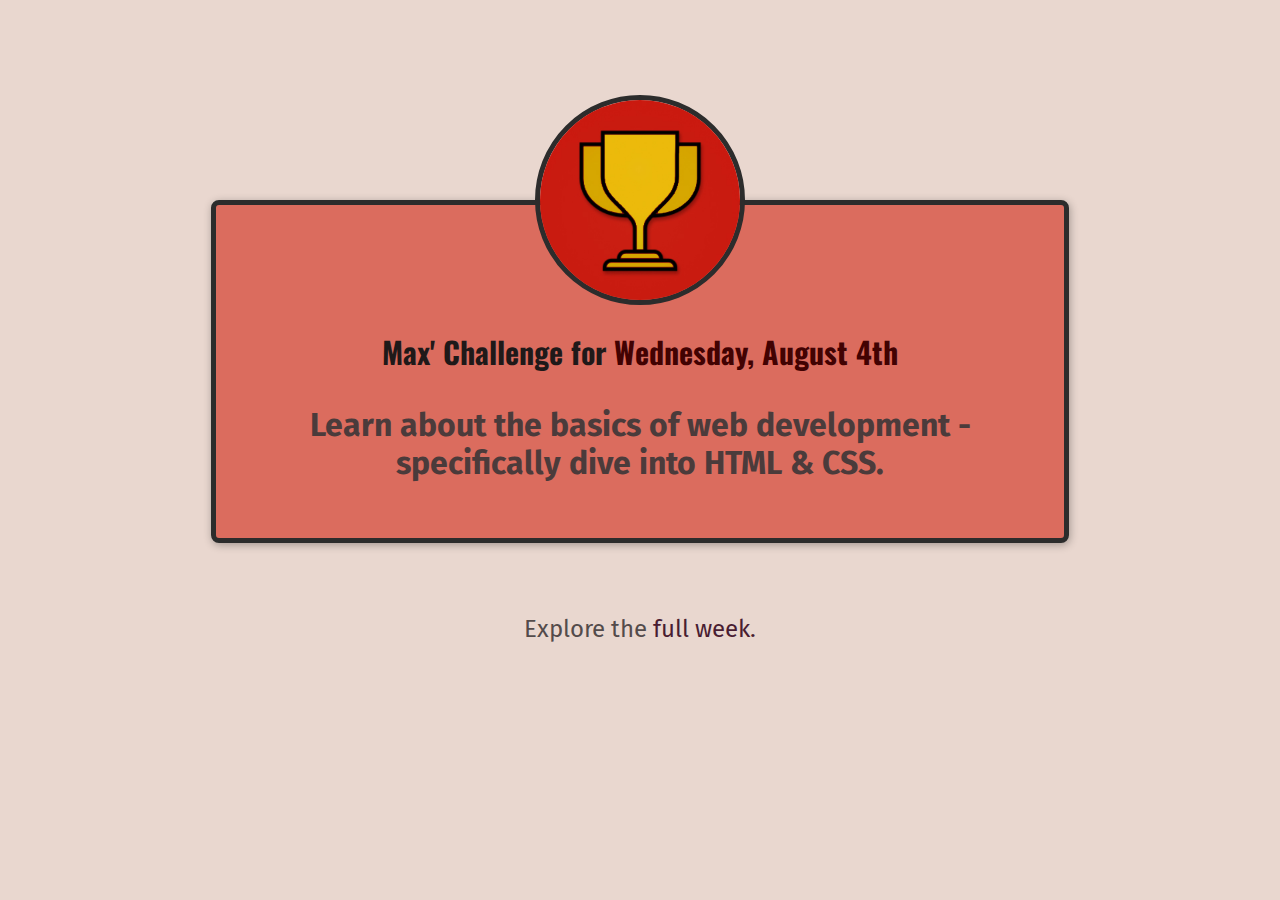
<file: index.html>
<!DOCTYPE html>
<html lang="en">
  <head>
    <meta charset="UTF-8" />
    <meta http-equiv="X-UA-Compatible" content="IE=edge" />
    <meta name="viewport" content="width=device-width, initial-scale=1.0" />
    <link rel="stylesheet" href="styles/shared.css" />
    <link rel="stylesheet" href="styles/index.css" />
    <title>My Daily Challenge</title>
  </head>
  <body>
    <pre style="display: none;">
      this tag keeps empty spaces in it.
      1 - &omega;
      2 - &Alpha;
      3 - &nbsp;
      4 - &gt;
      5 - &lt;
    </pre>
    <main>
        <img src="images/challenges-trophy.jpg" alt="A trophy">
        <h1>Max' Challenge for <span>Wednesday, August 4th</span></h1>
        <p id="todays-challenge">
          Learn about the basics of web development - specifically dive into HTML &
          CSS.
        </p>
    </main>
    <footer>
      <p>
        Explore the
        <a href="full-week.html" target="_blank">full week.</a>
      </p>
    </footer>
  </body>
</html>
</file>
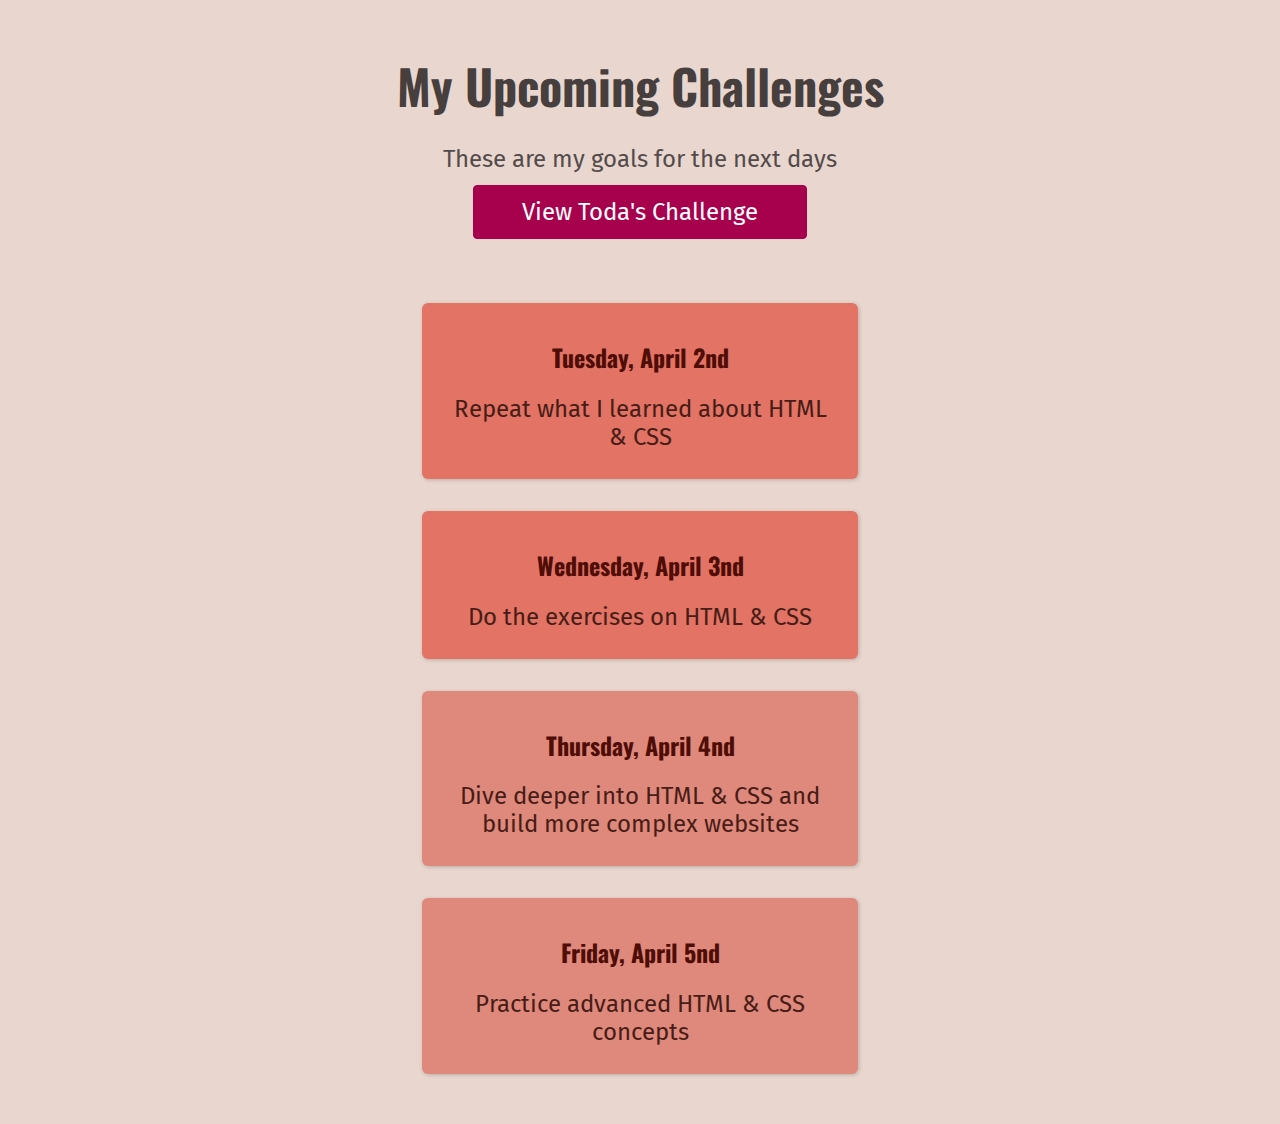
<file: full-week.html>
<!DOCTYPE html>
<html lang="en">
<head>
    <meta charset="UTF-8">
    <meta http-equiv="X-UA-Compatible" content="IE=edge">
    <meta name="viewport" content="width=device-width, initial-scale=1.0">
    <link rel="stylesheet" href="styles/shared.css" />
    <link rel="stylesheet" href="styles/full-week.css" />
    <title>My Upcoming Challenges</title>
</head>
<body>
    <header>
        <h1>My Upcoming Challenges</h1>
        <p id="description">These are my goals for the next days</p>
        <a href="index.html">View Toda's Challenge</a>
    </header>
    <main>
        <ol>
            <li class="highlight-goal">
                <h2>Tuesday, April 2nd</h2>
                <p>Repeat what I learned about HTML & CSS</p>
            </li>
            <li class="highlight-goal">
                <h2>Wednesday, April 3nd</h2>
                <p>Do the exercises on HTML & CSS</p>
            </li>
            <li>
                <h2>Thursday, April 4nd</h2>
                <p>Dive deeper into HTML & CSS and build more complex websites</p>
            </li>
            <li>
                <h2>Friday, April 5nd</h2>
                <p>Practice advanced HTML & CSS concepts</p>
            </li>
        </ol>
    </main>
</body>
</html>
</file>
<file: styles/shared.css>
@import url('https://fonts.googleapis.com/css2?family=Fira+Sans:wght@400;700&family=Oswald:wght@700&display=swap');

body {
    text-align: center;
    background-color: rgb(233,215,207);
    /* margin: 50px; */
    color: rgb(83, 75, 75);
    margin: 50px;
}

h1{
    /* default sans-serif's font saved on computer isf no load from browser*/
    font-family: 'Oswald', sans-serif;
}

p {
    font-family: 'Fira Sans', sans-serif;
    font-size: 24px;
}

a {
    font-family: 'Fira Sans', sans-serif;
    color: rgb(167, 1, 78);
    text-decoration: none;
}

a:hover {
    text-decoration: underline;
}
</file>
<file: styles/index.css>
@import url('https://fonts.googleapis.com/css2?family=Fira+Sans:wght@400;700&family=Oswald:wght@700&display=swap');

main {
    padding: 24px;
    background-color:rgb(219, 108, 94); 
    width: 800px; 
    margin: 200px auto 72px auto;
    border: 5px solid rgb(44,44,44);
    border-radius: 8px;
    box-shadow: 1px 2px 8px rgba(0,0,0,.3);
}

img {
    height: 200px;
    width: 200px; 
    border-radius: 50%;
    border:5px solid rgb(44,44,44);
    /* display: block; */
    margin-top: -134px;
}

h1 {
    font-size: 30px;
    color: rgb(31, 25, 25);
    font-weight: bold;
}

a {
    color: rgb(73, 29, 50);
}

span {
    color: rgb(66, 2, 2);
}

#todays-challenge {
    color: rgb(75, 59, 59);
    font-weight: bold; 
    /* Absolute: px - relative: (rem, em) */
    font-size: 32px;
}
</file>
<file: styles/full-week.css>
header {
    margin-bottom: 64px;
}

h1 {
    font-size: 48px;
    color: rgb(71, 62, 62);
    margin: 0;
}

#description {
    margin-bottom: 12px;
}

/* header p {
    margin-bottom: 36px;
} */

a {
    padding: 12px 48px;
    background-color: rgb(167, 1, 78);
    color: white;
    border: 1px solid  rgb(167, 1, 78);
    border-radius: 4px;
    font-size: 24px;
    display: inline-block;
    margin: 0;
}

a:hover {
    text-decoration: none;
    background-color: rgb(180, 12, 90);
}

ol {
    list-style: none;
    width: 500px;
    margin: 36px auto;
    padding: 0;
}

li {
    padding: 16px;
    box-shadow: 1px 1px 4px rgba(0,0,0,.2);
    margin: 32px;
    background-color: rgb(223,136,124);
    border-radius: 6px;
}

h2 {
    color: rgb(78, 13, 5);
    font-family: 'Oswald', sans-serif;
}

main p {
    margin: 12px;
    color: rgb(71, 29, 22);
}

.highlight-goal {
    background-color: rgb(226, 115, 101);
}
</file>
